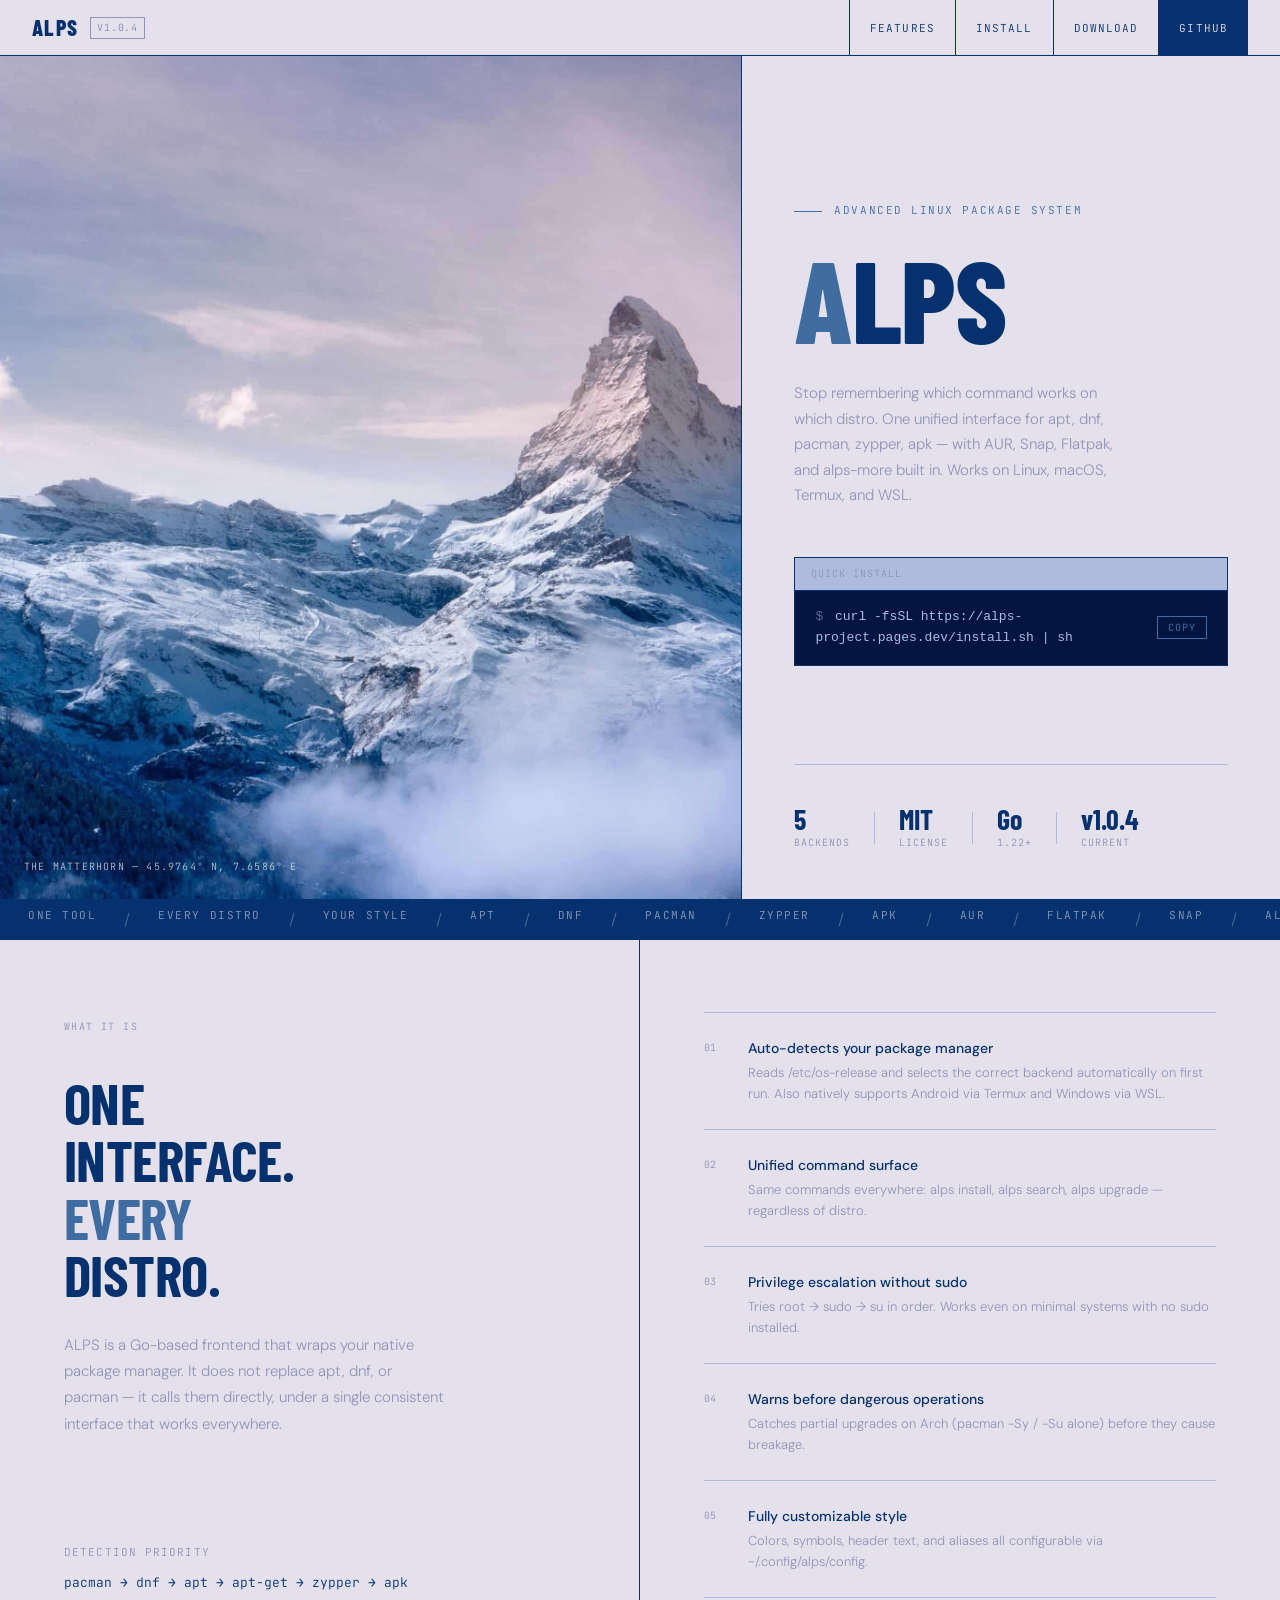
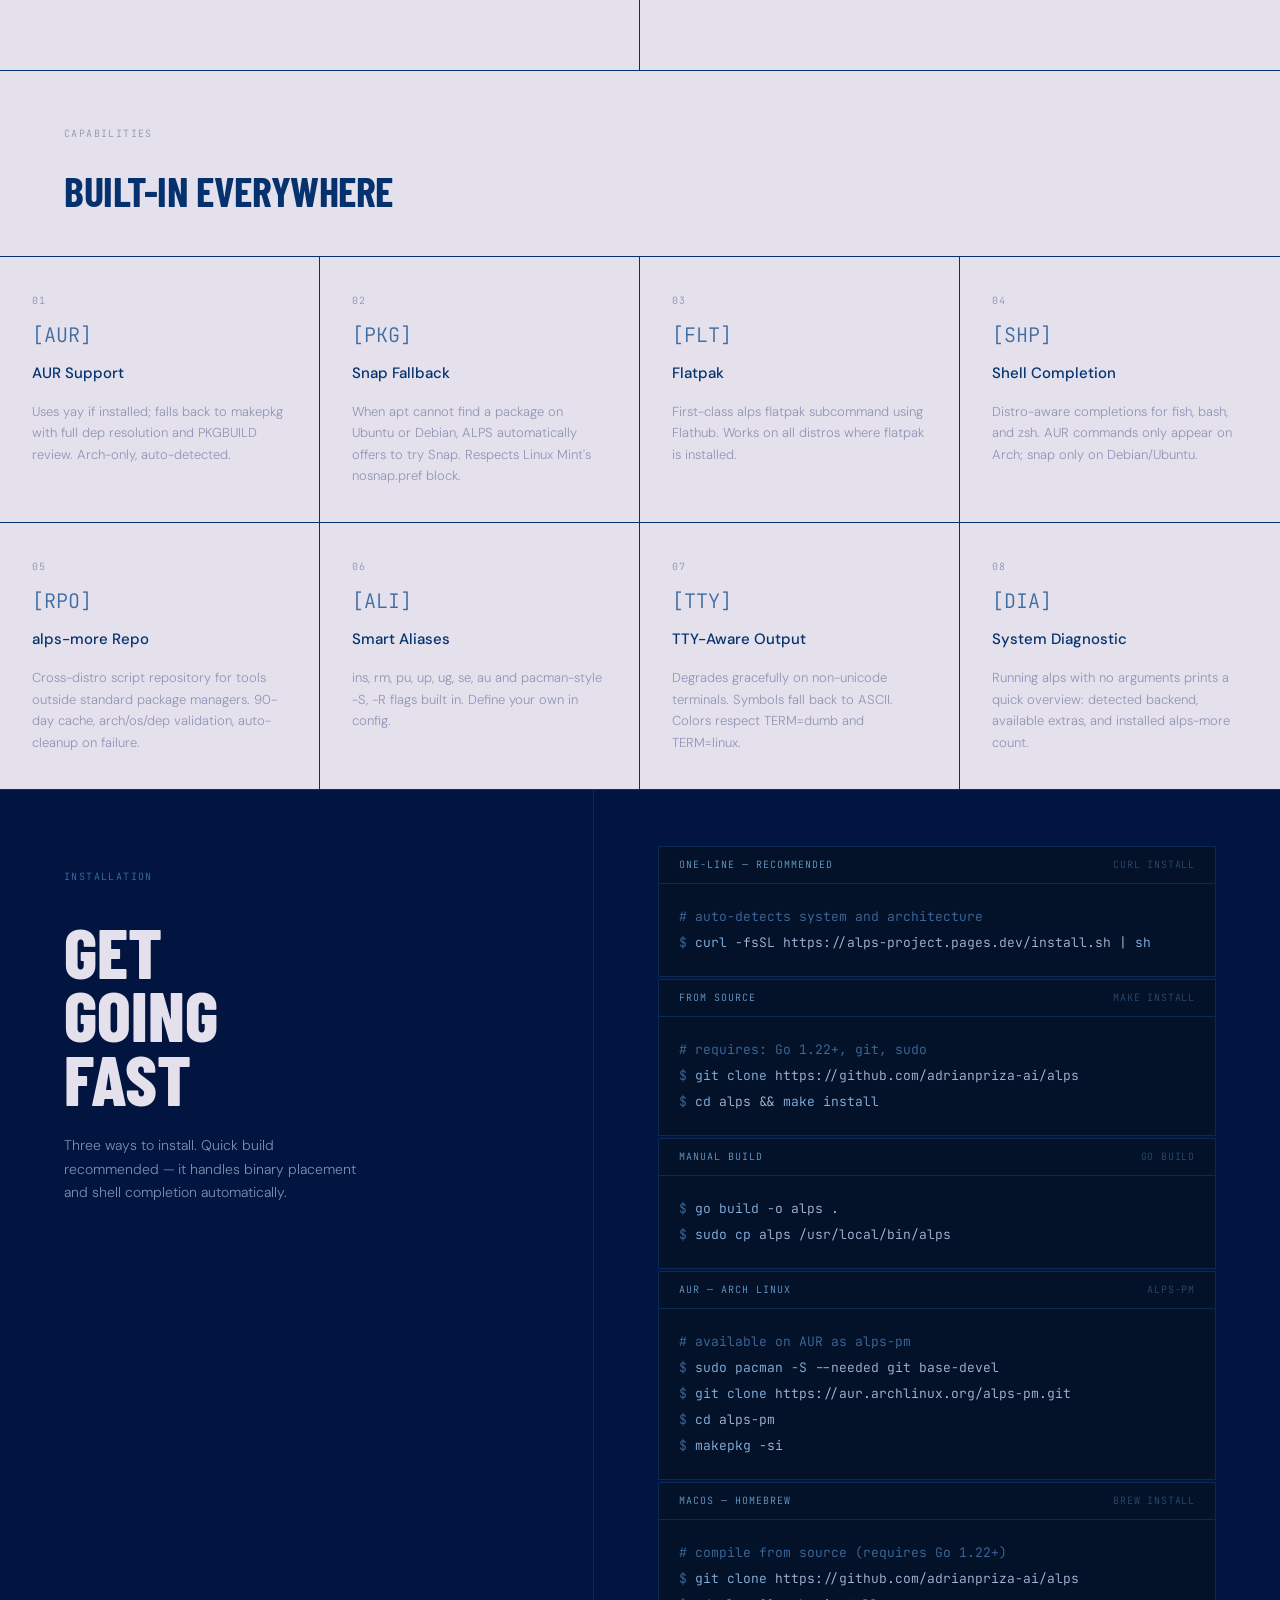
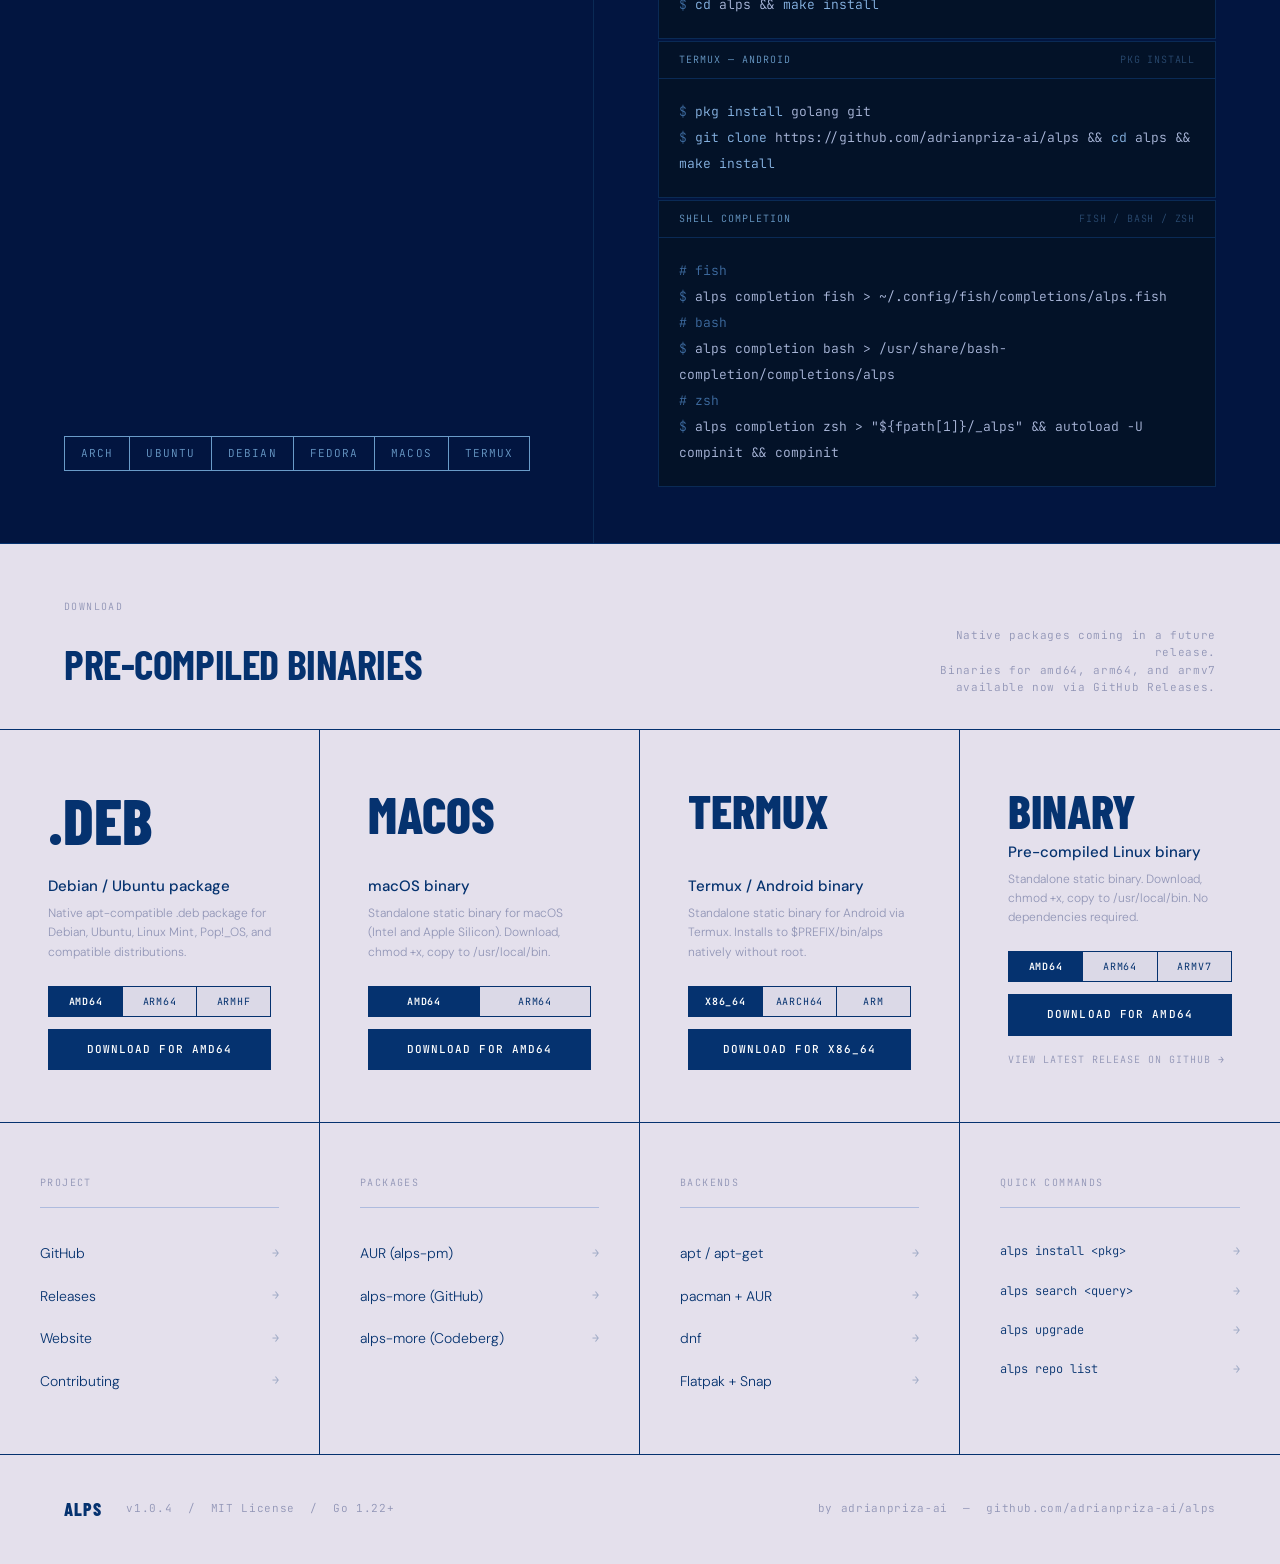
<file: index.html>
<!DOCTYPE html>
<html lang="en">
<head>
  <link rel="icon" type="image/svg+xml" href="icon.svg">
  <meta charset="UTF-8">
  <meta name="viewport" content="width=device-width, initial-scale=1.0">
  <title>ALPS — Advanced Linux Package System</title>

  <!-- SEO -->
  <meta name="description" content="ALPS is a unified CLI frontend for Linux package managers. Supports apt, pacman, dnf, zypper, apk with built-in AUR, Flatpak, Snap, and alps-more cross-distro script repository. Works on Linux, macOS, Termux, and WSL.">
  <meta name="keywords" content="linux, package manager, apt, pacman, dnf, zypper, apk, aur, flatpak, snap, alps, terminal, cli, command line, tool">
  <meta name="author" content="adrianpriza-ai">
  <meta name="robots" content="index, follow">
  <link rel="canonical" href="https://alps-project.pages.dev/">

  <!-- Open Graph -->
  <meta property="og:title" content="ALPS — Advanced Linux Package System">
  <meta property="og:description" content="One tool. Every distro. Your style. Unified CLI frontend for Linux package managers with AUR, Flatpak, Snap, and alps-more support.">
  <meta property="og:url" content="https://alps-project.pages.dev/">
  <meta property="og:type" content="website">
  <meta property="og:site_name" content="ALPS">

  <!-- Twitter -->
  <meta name="twitter:card" content="summary_large_image">
  <meta name="twitter:title" content="ALPS — Advanced Linux Package System">
  <meta name="twitter:description" content="One tool. Every distro. Unified CLI frontend for Linux package managers.">

  <!-- JSON-LD Structured Data -->
  <script type="application/ld+json">
  {
    "@context": "https://schema.org",
    "@type": "SoftwareApplication",
    "name": "ALPS",
    "alternateName": "Advanced Linux Package System",
    "description": "Unified CLI frontend for Linux package managers. Supports apt, pacman, dnf, zypper, apk with built-in AUR, Flatpak, Snap, and alps-more cross-distro script repository.",
    "url": "https://alps-project.pages.dev/",
    "downloadUrl": "https://github.com/adrianpriza-ai/alps/releases",
    "applicationCategory": "DeveloperTools",
    "operatingSystem": "Linux, macOS, Termux, WSL",
    "programmingLanguage": "Go",
    "license": "https://opensource.org/licenses/MIT",
    "author": {
      "@type": "Person",
      "name": "adrianpriza-ai",
      "url": "https://github.com/adrianpriza-ai"
    },
    "codeRepository": "https://github.com/adrianpriza-ai/alps",
    "softwareVersion": "v1.0.4",
    "releaseNotes": "https://github.com/adrianpriza-ai/alps/releases",
    "keywords": "linux, package manager, cli, terminal, apt, pacman, dnf, aur"
  }
  </script>

  <link rel="preconnect" href="https://fonts.googleapis.com">
  <link rel="preconnect" href="https://fonts.gstatic.com" crossorigin>
  <link href="https://fonts.googleapis.com/css2?family=Barlow+Condensed:wght@300;400;600;700;800&family=DM+Sans:wght@300;400;500&family=JetBrains+Mono:wght@300;400;500&display=swap" rel="stylesheet">
  <link rel="stylesheet" href="style.css">
</head>
<body>

  <!-- NAV -->
  <nav>
    <a class="nav-brand" href="#">
      ALPS
      <span class="nav-brand-tag" id="ver-nav">v1.0.4</span>
    </a>
    <ul class="nav-links">
      <li><a href="#features">Features</a></li>
      <li><a href="#install">Install</a></li>
      <li><a href="#download">Download</a></li>
      <li><a href="https://github.com/adrianpriza-ai/alps" target="_blank" rel="noopener" class="nav-cta">GitHub</a></li>
    </ul>
  </nav>

  <!-- HERO -->
  <section class="hero">
    <div class="hero-image-col">
      <img src="1w.jpg" alt="The Alps mountain range">
      <span class="hero-image-label">The Matterhorn &mdash; 45.9764° N, 7.6586° E</span>
    </div>
    <div class="hero-content-col">
      <div class="hero-content-top">
        <div class="hero-eyebrow">Advanced Linux Package System</div>
        <h1 class="hero-title">
          <span class="accent-char">A</span>LPS
        </h1>
        <p class="hero-tagline">
          Stop remembering which command works on which distro. 
          One unified interface for apt, dnf, pacman, zypper, apk — with AUR, 
          Snap, Flatpak, and alps-more built in. Works on Linux, macOS, Termux, and WSL.
        </p>
        <div class="hero-install-block">
          <div class="hero-install-label">Quick install</div>
          <div class="hero-install-code">
            <code><span>$</span> curl -fsSL https://alps-project.pages.dev/install.sh | sh</code>
            <button class="copy-btn" onclick="copyInstall(this)">copy</button>
          </div>
        </div>
      </div>
      <div class="hero-bottom">
        <div class="hero-stat">
          <span class="hero-stat-num">5</span>
          <span class="hero-stat-label">Backends</span>
        </div>
        <div class="hero-stat-sep"></div>
        <div class="hero-stat">
          <span class="hero-stat-num">MIT</span>
          <span class="hero-stat-label">License</span>
        </div>
        <div class="hero-stat-sep"></div>
        <div class="hero-stat">
          <span class="hero-stat-num">Go</span>
          <span class="hero-stat-label">1.22+</span>
        </div>
        <div class="hero-stat-sep"></div>
        <div class="hero-stat">
          <span class="hero-stat-num" id="ver-hero-num">v1.0.4</span>
          <span class="hero-stat-label">Current</span>
        </div>
      </div>
    </div>
  </section>

  <!-- MARQUEE -->
  <div class="marquee-track" aria-hidden="true">
    <div class="marquee-inner">
      <span class="marquee-item">One tool</span><span class="marquee-sep">/</span>
      <span class="marquee-item">Every distro</span><span class="marquee-sep">/</span>
      <span class="marquee-item">Your style</span><span class="marquee-sep">/</span>
      <span class="marquee-item">apt</span><span class="marquee-sep">/</span>
      <span class="marquee-item">dnf</span><span class="marquee-sep">/</span>
      <span class="marquee-item">pacman</span><span class="marquee-sep">/</span>
      <span class="marquee-item">zypper</span><span class="marquee-sep">/</span>
      <span class="marquee-item">apk</span><span class="marquee-sep">/</span>
      <span class="marquee-item">AUR</span><span class="marquee-sep">/</span>
      <span class="marquee-item">Flatpak</span><span class="marquee-sep">/</span>
      <span class="marquee-item">Snap</span><span class="marquee-sep">/</span>
      <span class="marquee-item">alps-more</span><span class="marquee-sep">/</span>
      <!-- duplicate for seamless loop -->
      <span class="marquee-item">One tool</span><span class="marquee-sep">/</span>
      <span class="marquee-item">Every distro</span><span class="marquee-sep">/</span>
      <span class="marquee-item">Your style</span><span class="marquee-sep">/</span>
      <span class="marquee-item">apt</span><span class="marquee-sep">/</span>
      <span class="marquee-item">dnf</span><span class="marquee-sep">/</span>
      <span class="marquee-item">pacman</span><span class="marquee-sep">/</span>
      <span class="marquee-item">zypper</span><span class="marquee-sep">/</span>
      <span class="marquee-item">apk</span><span class="marquee-sep">/</span>
      <span class="marquee-item">AUR</span><span class="marquee-sep">/</span>
      <span class="marquee-item">Flatpak</span><span class="marquee-sep">/</span>
      <span class="marquee-item">Snap</span><span class="marquee-sep">/</span>
      <span class="marquee-item">alps-more</span><span class="marquee-sep">/</span>
    </div>
  </div>

  <!-- WHAT IS ALPS -->
  <section class="what-section">
    <div class="what-left">
      <div>
        <span class="section-label">What it is</span>
        <h2 class="what-headline">
          One<br>interface.<br>
          <em>Every</em><br>distro.
        </h2>
        <p class="what-desc">
          ALPS is a Go-based frontend that wraps your native package manager. 
          It does not replace apt, dnf, or pacman — it calls them directly, 
          under a single consistent interface that works everywhere.
        </p>
      </div>
      <div style="margin-top: 48px;">
        <div style="font-family: var(--f-mono); font-size: 11px; color: var(--muted); margin-bottom: 8px; letter-spacing: 0.1em; text-transform: uppercase;">Detection priority</div>
        <div style="font-family: var(--f-mono); font-size: 13px; color: var(--fg); line-height: 2.2;">
          pacman &rarr; dnf &rarr; apt &rarr; apt-get &rarr; zypper &rarr; apk
        </div>
      </div>
    </div>
    <div class="what-right">
      <div class="feat-row">
        <span class="feat-idx">01</span>
        <div>
          <div class="feat-name">Auto-detects your package manager</div>
          <div class="feat-desc">Reads /etc/os-release and selects the correct backend automatically on first run. Also natively supports Android via Termux and Windows via WSL.</div>
        </div>
      </div>
      <div class="feat-row">
        <span class="feat-idx">02</span>
        <div>
          <div class="feat-name">Unified command surface</div>
          <div class="feat-desc">Same commands everywhere: alps install, alps search, alps upgrade — regardless of distro.</div>
        </div>
      </div>
      <div class="feat-row">
        <span class="feat-idx">03</span>
        <div>
          <div class="feat-name">Privilege escalation without sudo</div>
          <div class="feat-desc">Tries root &rarr; sudo &rarr; su in order. Works even on minimal systems with no sudo installed.</div>
        </div>
      </div>
      <div class="feat-row">
        <span class="feat-idx">04</span>
        <div>
          <div class="feat-name">Warns before dangerous operations</div>
          <div class="feat-desc">Catches partial upgrades on Arch (pacman -Sy / -Su alone) before they cause breakage.</div>
        </div>
      </div>
      <div class="feat-row">
        <span class="feat-idx">05</span>
        <div>
          <div class="feat-name">Fully customizable style</div>
          <div class="feat-desc">Colors, symbols, header text, and aliases all configurable via ~/.config/alps/config.</div>
        </div>
      </div>
    </div>
  </section>

  <!-- FEATURES GRID -->
  <section class="features-section" id="features">
    <div class="features-header">
      <div>
        <span class="section-label">Capabilities</span>
        <h2 class="features-header-title">Built-in everywhere</h2>
      </div>
    </div>
    <div class="features-grid">

      <div class="feat-tile">
        <div class="feat-tile-num">01</div>
        <div class="feat-tile-icon">[AUR]</div>
        <div class="feat-tile-name">AUR Support</div>
        <div class="feat-tile-desc">Uses yay if installed; falls back to makepkg with full dep resolution and PKGBUILD review. Arch-only, auto-detected.</div>
      </div>

      <div class="feat-tile">
        <div class="feat-tile-num">02</div>
        <div class="feat-tile-icon">[PKG]</div>
        <div class="feat-tile-name">Snap Fallback</div>
        <div class="feat-tile-desc">When apt cannot find a package on Ubuntu or Debian, ALPS automatically offers to try Snap. Respects Linux Mint's nosnap.pref block.</div>
      </div>

      <div class="feat-tile">
        <div class="feat-tile-num">03</div>
        <div class="feat-tile-icon">[FLT]</div>
        <div class="feat-tile-name">Flatpak</div>
        <div class="feat-tile-desc">First-class alps flatpak subcommand using Flathub. Works on all distros where flatpak is installed.</div>
      </div>

      <div class="feat-tile">
        <div class="feat-tile-num">04</div>
        <div class="feat-tile-icon">[SHP]</div>
        <div class="feat-tile-name">Shell Completion</div>
        <div class="feat-tile-desc">Distro-aware completions for fish, bash, and zsh. AUR commands only appear on Arch; snap only on Debian/Ubuntu.</div>
      </div>

      <div class="feat-tile">
        <div class="feat-tile-num">05</div>
        <div class="feat-tile-icon">[RPO]</div>
        <div class="feat-tile-name">alps-more Repo</div>
        <div class="feat-tile-desc">Cross-distro script repository for tools outside standard package managers. 90-day cache, arch/os/dep validation, auto-cleanup on failure.</div>
      </div>

      <div class="feat-tile">
        <div class="feat-tile-num">06</div>
        <div class="feat-tile-icon">[ALI]</div>
        <div class="feat-tile-name">Smart Aliases</div>
        <div class="feat-tile-desc">ins, rm, pu, up, ug, se, au and pacman-style -S, -R flags built in. Define your own in config.</div>
      </div>

      <div class="feat-tile">
        <div class="feat-tile-num">07</div>
        <div class="feat-tile-icon">[TTY]</div>
        <div class="feat-tile-name">TTY-Aware Output</div>
        <div class="feat-tile-desc">Degrades gracefully on non-unicode terminals. Symbols fall back to ASCII. Colors respect TERM=dumb and TERM=linux.</div>
      </div>

      <div class="feat-tile">
        <div class="feat-tile-num">08</div>
        <div class="feat-tile-icon">[DIA]</div>
        <div class="feat-tile-name">System Diagnostic</div>
        <div class="feat-tile-desc">Running alps with no arguments prints a quick overview: detected backend, available extras, and installed alps-more count.</div>
      </div>

    </div>
  </section>

  <!-- INSTALL -->
  <section class="install-section" id="install">
    <div class="install-left">
      <div>
        <span class="install-label">Installation</span>
        <h2 class="install-headline">Get<br>going<br>fast</h2>
        <p class="install-sub">
          Three ways to install. Quick build recommended — it handles binary placement and shell completion automatically.
        </p>
      </div>
      <div class="install-platforms">
        <span class="platform-badge active">Arch</span>
        <span class="platform-badge active">Ubuntu</span>
        <span class="platform-badge active">Debian</span>
        <span class="platform-badge active">Fedora</span>
        <span class="platform-badge active">macOS</span>
        <span class="platform-badge active">Termux</span>
      </div>
    </div>
    <div class="install-right">

      <div class="cmd-block">
        <div class="cmd-header">
          <span class="cmd-method">One-line — recommended</span>
          <span class="cmd-tag">curl install</span>
        </div>
        <div class="cmd-body">
          <span class="c"># auto-detects system and architecture</span><br>
          <span class="p">$</span> <span class="k">curl</span> -fsSL https://alps-project.pages.dev/install.sh | <span class="k">sh</span>
        </div>
      </div>

      <div class="cmd-block" style="margin-top: 1px;">
        <div class="cmd-header">
          <span class="cmd-method">From source</span>
          <span class="cmd-tag">make install</span>
        </div>
        <div class="cmd-body">
          <span class="c"># requires: Go 1.22+, git, sudo</span><br>
          <span class="p">$</span> <span class="k">git clone</span> https://github.com/adrianpriza-ai/alps<br>
          <span class="p">$</span> <span class="k">cd</span> alps &amp;&amp; <span class="k">make install</span>
        </div>
      </div>

      <div class="cmd-block" style="margin-top: 1px;">
        <div class="cmd-header">
          <span class="cmd-method">Manual build</span>
          <span class="cmd-tag">go build</span>
        </div>
        <div class="cmd-body">
          <span class="p">$</span> <span class="k">go build</span> -o alps .<br>
          <span class="p">$</span> <span class="k">sudo cp</span> alps /usr/local/bin/alps
        </div>
      </div>

      <div class="cmd-block" style="margin-top: 1px;">
        <div class="cmd-header">
          <span class="cmd-method">AUR — Arch Linux</span>
          <span class="cmd-tag">alps-pm</span>
        </div>
        <div class="cmd-body">
          <span class="c"># available on AUR as alps-pm</span><br>
          <span class="p">$</span> <span class="k">sudo pacman -S</span> --needed git base-devel<br>
		  <span class="p">$</span> <span class="k">git clone</span> https://aur.archlinux.org/alps-pm.git<br>
		  <span class="p">$</span> <span class="k">cd</span> alps-pm<br>
		  <span class="p">$</span> <span class="k">makepkg</span> -si
        </div>
      </div>

      <div class="cmd-block" style="margin-top: 1px;">
        <div class="cmd-header">
          <span class="cmd-method">macOS — Homebrew</span>
          <span class="cmd-tag">brew install</span>
        </div>
        <div class="cmd-body">
          <span class="c"># compile from source (requires Go 1.22+)</span><br>
          <span class="p">$</span> <span class="k">git clone</span> https://github.com/adrianpriza-ai/alps<br>
          <span class="p">$</span> <span class="k">cd</span> alps &amp;&amp; <span class="k">make install</span>
        </div>
      </div>

      <div class="cmd-block" style="margin-top: 1px;">
        <div class="cmd-header">
          <span class="cmd-method">Termux — Android</span>
          <span class="cmd-tag">pkg install</span>
        </div>
        <div class="cmd-body">
          <span class="p">$</span> <span class="k">pkg install</span> golang git<br>
          <span class="p">$</span> <span class="k">git clone</span> https://github.com/adrianpriza-ai/alps &amp;&amp; <span class="k">cd</span> alps &amp;&amp; <span class="k">make install</span>
        </div>
      </div>

      <div class="cmd-block" style="margin-top: 1px;">
        <div class="cmd-header">
          <span class="cmd-method">Shell completion</span>
          <span class="cmd-tag">fish / bash / zsh</span>
        </div>
        <div class="cmd-body">
          <span class="c"># fish</span><br>
          <span class="p">$</span> alps completion fish &gt; ~/.config/fish/completions/alps.fish<br>
          <span class="c"># bash</span><br>
          <span class="p">$</span> alps completion bash &gt; /usr/share/bash-completion/completions/alps<br>
          <span class="c"># zsh</span><br>
          <span class="p">$</span> alps completion zsh &gt; "${fpath[1]}/_alps" &amp;&amp; autoload -U compinit &amp;&amp; compinit
        </div>
      </div>

    </div>
  </section>

  <!-- DOWNLOAD -->
  <section class="download-section" id="download">
    <div class="download-header">
      <div>
        <span class="section-label">Download</span>
        <h2 class="download-header-title">Pre-compiled binaries</h2>
      </div>
      <p class="download-note">
        Native packages coming in a future release.<br>
        Binaries for amd64, arm64, and armv7 available now via GitHub Releases.
      </p>
    </div>
    <div class="download-grid">

      <!-- .deb — available now -->
      <div class="dl-tile available">
        <div class="dl-ext" style="font-size: 64px; line-height: 1.2;">.deb</div>
        <div>
          <div class="dl-name">Debian / Ubuntu package</div>
          <div class="dl-desc">Native apt-compatible .deb package for Debian, Ubuntu, Linux Mint, Pop!_OS, and compatible distributions.</div>
          <div class="dl-widget">
            <div class="dl-widget-tabs" id="arch-list-deb">
              <button class="dl-widget-tab active" onclick="setArch(this, 'deb', 'amd64')">amd64</button>
              <button class="dl-widget-tab" onclick="setArch(this, 'deb', 'arm64')">arm64</button>
              <button class="dl-widget-tab" onclick="setArch(this, 'deb', 'armhf')">armhf</button>
            </div>
            <a href="https://github.com/adrianpriza-ai/alps/releases/latest" target="_blank" rel="noopener" class="dl-widget-btn" id="dl-deb-link">
              <span id="dl-deb-text">Download for amd64</span>
            </a>
          </div>
        </div>
      </div>

      <!-- macOS — available now -->
      <div class="dl-tile available">
        <div class="dl-ext" style="font-size: 52px; line-height: 1.2;">macOS</div>
        <div>
          <div class="dl-name">macOS binary</div>
          <div class="dl-desc">Standalone static binary for macOS (Intel and Apple Silicon). Download, chmod +x, copy to /usr/local/bin.</div>
          <div class="dl-widget">
            <div class="dl-widget-tabs" id="arch-list-macos">
              <button class="dl-widget-tab" onclick="setArch(this, 'macos', 'amd64')">amd64</button>
              <button class="dl-widget-tab active" onclick="setArch(this, 'macos', 'arm64')">arm64</button>
            </div>
            <a href="https://github.com/adrianpriza-ai/alps/releases/latest" target="_blank" rel="noopener" class="dl-widget-btn" id="dl-macos-link">
              <span id="dl-macos-text">Download for arm64</span>
            </a>
          </div>
        </div>
      </div>

      <!-- Termux — available now -->
      <div class="dl-tile available">
        <div class="dl-ext" style="font-size: 48px; line-height: 1.2;">Termux</div>
        <div>
          <div class="dl-name">Termux / Android binary</div>
          <div class="dl-desc">Standalone static binary for Android via Termux. Installs to $PREFIX/bin/alps natively without root.</div>
          <div class="dl-widget">
            <div class="dl-widget-tabs" id="arch-list-termux">
              <button class="dl-widget-tab" onclick="setArch(this, 'termux', 'x86_64')">x86_64</button>
              <button class="dl-widget-tab active" onclick="setArch(this, 'termux', 'aarch64')">aarch64</button>
              <button class="dl-widget-tab" onclick="setArch(this, 'termux', 'arm')">arm</button>
            </div>
            <a href="https://github.com/adrianpriza-ai/alps/releases/latest" target="_blank" rel="noopener" class="dl-widget-btn" id="dl-termux-link">
              <span id="dl-termux-text">Download for aarch64</span>
            </a>
          </div>
        </div>
      </div>

      <!-- binary — available now -->
      <div class="dl-tile available">
        <div class="dl-ext" style="font-size: 48px; line-height: 1.2;">Binary</div>
        <div>
          <div class="dl-name">Pre-compiled Linux binary</div>
          <div class="dl-desc">Standalone static binary. Download, chmod +x, copy to /usr/local/bin. No dependencies required.</div>
          <div class="dl-widget">
            <div class="dl-widget-tabs" id="arch-list-linux">
              <button class="dl-widget-tab active" onclick="setArch(this, 'linux', 'amd64')">amd64</button>
              <button class="dl-widget-tab" onclick="setArch(this, 'linux', 'arm64')">arm64</button>
              <button class="dl-widget-tab" onclick="setArch(this, 'linux', 'armv7')">armv7</button>
            </div>
            <a href="https://github.com/adrianpriza-ai/alps/releases/latest" target="_blank" rel="noopener" class="dl-widget-btn" id="ver-dl-link">
              <span id="dl-linux-text">Download for amd64</span>
            </a>
          </div>
          <a href="https://github.com/adrianpriza-ai/alps/releases/latest" target="_blank" rel="noopener" class="dl-release-link">View latest release on GitHub &rarr;</a>
        </div>
      </div>

    </div>
  </section>

  <!-- LINKS -->
  <section class="links-section">
    <div class="link-col">
      <div class="link-col-label">Project</div>
      <ul class="link-list">
        <li><a href="https://github.com/adrianpriza-ai/alps" target="_blank" rel="noopener">GitHub <span class="link-arrow">&rarr;</span></a></li>
        <li><a href="https://github.com/adrianpriza-ai/alps/releases" target="_blank" rel="noopener">Releases <span class="link-arrow">&rarr;</span></a></li>
        <li><a href="https://adrianpriza-ai.github.io/alps" target="_blank" rel="noopener">Website <span class="link-arrow">&rarr;</span></a></li>
        <li><a href="https://github.com/adrianpriza-ai/alps/blob/main/CONTRIBUTING.md" target="_blank" rel="noopener">Contributing <span class="link-arrow">&rarr;</span></a></li>
      </ul>
    </div>
    <div class="link-col">
      <div class="link-col-label">Packages</div>
      <ul class="link-list">
        <li><a href="https://aur.archlinux.org/packages/alps-pm" target="_blank" rel="noopener">AUR (alps-pm) <span class="link-arrow">&rarr;</span></a></li>
        <li><a href="https://github.com/adrianpriza-ai/alps-more" target="_blank" rel="noopener">alps-more (GitHub) <span class="link-arrow">&rarr;</span></a></li>
        <li><a href="https://codeberg.org/moreland/alps-more" target="_blank" rel="noopener">alps-more (Codeberg) <span class="link-arrow">&rarr;</span></a></li>
      </ul>
    </div>
    <div class="link-col">
      <div class="link-col-label">Backends</div>
      <ul class="link-list">
        <li><a href="#install">apt / apt-get <span class="link-arrow">&rarr;</span></a></li>
        <li><a href="#install">pacman + AUR <span class="link-arrow">&rarr;</span></a></li>
        <li><a href="#install">dnf <span class="link-arrow">&rarr;</span></a></li>
        <li><a href="#install">Flatpak + Snap <span class="link-arrow">&rarr;</span></a></li>
      </ul>
    </div>
    <div class="link-col">
      <div class="link-col-label">Quick commands</div>
      <ul class="link-list">
        <li><a href="#install"><code style="font-family:var(--f-mono);font-size:12px;">alps install &lt;pkg&gt;</code> <span class="link-arrow">&rarr;</span></a></li>
        <li><a href="#install"><code style="font-family:var(--f-mono);font-size:12px;">alps search &lt;query&gt;</code> <span class="link-arrow">&rarr;</span></a></li>
        <li><a href="#install"><code style="font-family:var(--f-mono);font-size:12px;">alps upgrade</code> <span class="link-arrow">&rarr;</span></a></li>
        <li><a href="#install"><code style="font-family:var(--f-mono);font-size:12px;">alps repo list</code> <span class="link-arrow">&rarr;</span></a></li>
      </ul>
    </div>
  </section>

  <!-- FOOTER -->
  <footer>
    <div class="footer-left">
      <span class="footer-brand">ALPS</span>
      <span class="footer-meta" id="ver-footer">v1.0.4 &nbsp;/&nbsp; MIT License &nbsp;/&nbsp; Go 1.22+</span>
    </div>
    <div class="footer-right">
      by <a href="https://github.com/adrianpriza-ai" target="_blank" rel="noopener">adrianpriza-ai</a>
      &nbsp;&mdash;&nbsp;
      <a href="https://github.com/adrianpriza-ai/alps" target="_blank" rel="noopener">github.com/adrianpriza-ai/alps</a>
    </div>
  </footer>
  <script src="script.js"></script>
</body>
</html>
</file>
<file: style.css>
/* ─── RESET ─────────────────────────────────────── */
*, *::before, *::after {
  box-sizing: border-box;
  margin: 0;
  padding: 0;
}

/* ─── TOKENS ─────────────────────────────────────── */
:root {
  --bg:        #E4E0EC;   /* lightest — soft lavender */
  --fg:        #05326F;   /* darkest  — deep navy     */
  --accent:    #3F6DA2;   /* mid-blue CTA             */
  --accent-lt: #6A9BC8;   /* lighter accent           */
  --muted:     #9195B6;   /* blue-gray secondary text */
  --border:    #05326F;   /* navy borders             */
  --surface:   #AEBBDE;   /* 2nd-lightest swatch      */
  --code-bg:   #021540;   /* very dark navy terminal  */
  --code-fg:   #AEBBDE;   /* surface blue as code fg  */
  --code-dim:  #3F6DA2;   /* accent as dim code       */

  --nav-h:     56px;
  --max-w:     1400px;
  --gap:       1px;        /* grid gap = black line */

  --f-display: 'Barlow Condensed', sans-serif;
  --f-body:    'DM Sans', sans-serif;
  --f-mono:    'JetBrains Mono', monospace;

  --ease: cubic-bezier(0.16, 1, 0.3, 1);
}

html, body { scroll-behavior: smooth; overflow-x: hidden; }

body {
  background: var(--bg);
  color: var(--fg);
  font-family: var(--f-body);
  font-weight: 300;
  line-height: 1.6;
  -webkit-font-smoothing: antialiased;
  overflow-x: hidden;
}

/* ─── NO-RADIUS ENFORCEMENT ─────────────────────── */
* { border-radius: 0 !important; }

/* ─── NAV ────────────────────────────────────────── */
nav {
  position: fixed;
  top: 0; left: 0; right: 0;
  z-index: 100;
  height: var(--nav-h);
  background: var(--bg);
  border-bottom: 1px solid var(--border);
  display: flex;
  align-items: center;
  justify-content: space-between;
  padding: 0 32px;
}

.nav-brand {
  font-family: var(--f-display);
  font-weight: 800;
  font-size: 22px;
  letter-spacing: 0.06em;
  text-transform: uppercase;
  text-decoration: none;
  color: var(--fg);
  display: flex;
  align-items: center;
  gap: 12px;
}

.nav-brand-tag {
  font-family: var(--f-mono);
  font-weight: 400;
  font-size: 10px;
  letter-spacing: 0.08em;
  color: var(--muted);
  border: 1px solid var(--muted);
  padding: 2px 6px;
  text-transform: uppercase;
}

.nav-links {
  display: flex;
  align-items: center;
  gap: 0;
  list-style: none;
}

.nav-links a {
  display: block;
  padding: 0 20px;
  height: var(--nav-h);
  line-height: var(--nav-h);
  font-family: var(--f-mono);
  font-size: 11px;
  letter-spacing: 0.1em;
  text-transform: uppercase;
  text-decoration: none;
  color: var(--fg);
  border-left: 1px solid var(--border);
  transition: background 0.2s var(--ease), color 0.2s var(--ease);
}

.nav-links a:hover {
  background: var(--fg);
  color: var(--bg);
}

.nav-links a.nav-cta {
  background: var(--fg);
  color: var(--bg);
}

.nav-links a.nav-cta:hover {
  background: var(--accent);
}

/* ─── HERO ───────────────────────────────────────── */
.hero {
  margin-top: var(--nav-h);
  display: grid;
  grid-template-columns: 58fr 42fr;
  min-height: calc(100svh - var(--nav-h));
  border-bottom: 1px solid var(--border);
}

.hero-image-col {
  position: relative;
  overflow: hidden;
  border-right: 1px solid var(--border);
}

.hero-image-col img {
  width: 100%;
  height: 100%;
  object-fit: cover;
  object-position: center 40%;
  display: block;
  filter: contrast(1.04) saturate(0.9);
  transition: transform 8s var(--ease);
}

.hero-image-col:hover img {
  transform: scale(1.03);
}

.hero-image-label {
  position: absolute;
  bottom: 24px;
  left: 24px;
  font-family: var(--f-mono);
  font-size: 10px;
  letter-spacing: 0.12em;
  text-transform: uppercase;
  color: rgba(255,255,255,0.7);
}

.hero-content-col {
  display: flex;
  flex-direction: column;
  justify-content: space-between;
  padding: 48px 52px;
}

.hero-content-top {
  flex: 1;
  display: flex;
  flex-direction: column;
  justify-content: center;
}

.hero-eyebrow {
  font-family: var(--f-mono);
  font-size: 11px;
  letter-spacing: 0.14em;
  text-transform: uppercase;
  color: var(--accent);
  margin-bottom: 28px;
  display: flex;
  align-items: center;
  gap: 12px;
}

.hero-eyebrow::before {
  content: '';
  display: block;
  width: 28px;
  height: 1px;
  background: var(--accent);
}

.hero-title {
  font-family: var(--f-display);
  font-weight: 800;
  font-size: clamp(80px, 9vw, 136px);
  line-height: 0.88;
  letter-spacing: -0.01em;
  text-transform: uppercase;
  color: var(--fg);
  margin-bottom: 32px;
}

.hero-title .accent-char {
  color: var(--accent);
}

.hero-tagline {
  font-family: var(--f-body);
  font-weight: 300;
  font-size: 15px;
  line-height: 1.7;
  color: var(--muted);
  max-width: 340px;
  margin-bottom: 48px;
}

.hero-install-block {
  border: 1px solid var(--border);
  overflow: hidden;
}

.hero-install-label {
  font-family: var(--f-mono);
  font-size: 10px;
  letter-spacing: 0.1em;
  text-transform: uppercase;
  color: var(--muted);
  padding: 8px 16px;
  border-bottom: 1px solid var(--border);
  background: var(--surface);
}

.hero-install-code {
  background: var(--code-bg);
  color: var(--code-fg);
  font-family: var(--f-mono);
  font-size: 13px;
  padding: 16px 20px;
  display: flex;
  justify-content: space-between;
  align-items: center;
  gap: 16px;
}

.hero-install-code code { min-width: 0; flex: 1; word-break: break-word; }
.hero-install-code span { opacity: 0.5; margin-right: 4px; }

.copy-btn {
  font-family: var(--f-mono);
  font-size: 10px;
  letter-spacing: 0.1em;
  text-transform: uppercase;
  background: none;
  border: 1px solid var(--code-dim);
  color: var(--code-dim);
  padding: 4px 10px;
  cursor: pointer;
  flex-shrink: 0;
  transition: border-color 0.2s, color 0.2s;
}

.copy-btn:hover { border-color: var(--code-fg); color: var(--code-fg); }
.copy-btn.copied { border-color: var(--accent-lt); color: var(--accent-lt); }

.hero-bottom {
  display: flex;
  align-items: center;
  gap: 24px;
  padding-top: 40px;
  border-top: 1px solid var(--surface);
}

.hero-stat {
  display: flex;
  flex-direction: column;
  gap: 2px;
}

.hero-stat-num {
  font-family: var(--f-display);
  font-weight: 700;
  font-size: 28px;
  line-height: 1;
  color: var(--fg);
}

.hero-stat-label {
  font-family: var(--f-mono);
  font-size: 10px;
  letter-spacing: 0.1em;
  text-transform: uppercase;
  color: var(--muted);
}

.hero-stat-sep { width: 1px; height: 32px; background: var(--surface); }

/* ─── MARQUEE ─────────────────────────────────────── */
.marquee-track {
  border-bottom: 1px solid var(--border);
  background: var(--fg);
  color: var(--bg);
  overflow: hidden;
  height: 40px;
  display: flex;
  align-items: center;
}

.marquee-inner {
  display: flex;
  gap: 0;
  animation: marquee 22s linear infinite;
  white-space: nowrap;
}

.marquee-item {
  font-family: var(--f-mono);
  font-size: 11px;
  letter-spacing: 0.14em;
  text-transform: uppercase;
  padding: 0 28px;
  opacity: 0.6;
  flex-shrink: 0;
}

.marquee-sep {
  font-size: 16px;
  opacity: 0.3;
  flex-shrink: 0;
}

@keyframes marquee {
  from { transform: translateX(0); }
  to   { transform: translateX(-50%); }
}

/* ─── SECTION SCAFFOLDING ────────────────────────── */
.section-label {
  font-family: var(--f-mono);
  font-size: 10px;
  letter-spacing: 0.14em;
  text-transform: uppercase;
  color: var(--muted);
}

/* ─── WHAT SECTION ───────────────────────────────── */
.what-section {
  display: grid;
  grid-template-columns: 1fr 1fr;
  border-bottom: 1px solid var(--border);
  min-height: 65vh;
}

.what-left {
  padding: 72px 64px;
  border-right: 1px solid var(--border);
  display: flex;
  flex-direction: column;
  justify-content: space-between;
}

.what-headline {
  font-family: var(--f-display);
  font-weight: 700;
  font-size: clamp(36px, 4.5vw, 68px);
  line-height: 1.0;
  letter-spacing: -0.01em;
  text-transform: uppercase;
  margin-top: 36px;
  max-width: 520px;
}

.what-headline em {
  color: var(--accent);
  font-style: normal;
}

.what-desc {
  font-size: 15px;
  line-height: 1.75;
  color: var(--muted);
  max-width: 380px;
  margin-top: 28px;
}

.what-right {
  padding: 72px 64px;
  display: flex;
  flex-direction: column;
  justify-content: center;
  gap: 0;
}

.feat-row {
  display: grid;
  grid-template-columns: 28px 1fr;
  gap: 16px;
  align-items: start;
  padding: 24px 0;
  border-bottom: 1px solid var(--surface);
}

.feat-row:first-child { border-top: 1px solid var(--surface); }

.feat-idx {
  font-family: var(--f-mono);
  font-size: 10px;
  color: var(--muted);
  padding-top: 3px;
}

.feat-name {
  font-family: var(--f-body);
  font-weight: 500;
  font-size: 14px;
  color: var(--fg);
  margin-bottom: 4px;
}

.feat-desc {
  font-family: var(--f-body);
  font-size: 13px;
  color: var(--muted);
  line-height: 1.6;
}

/* ─── FEATURES GRID ──────────────────────────────── */
.features-section {
  border-bottom: 1px solid var(--border);
}

.features-header {
  padding: 48px 64px 32px;
  border-bottom: 1px solid var(--border);
  display: flex;
  align-items: flex-end;
  justify-content: space-between;
}

.features-header-title {
  font-family: var(--f-display);
  font-weight: 700;
  font-size: 42px;
  letter-spacing: -0.01em;
  text-transform: uppercase;
  margin-top: 12px;
}

.features-grid {
  display: grid;
  grid-template-columns: repeat(4, 1fr);
  gap: 0;
}

.feat-tile {
  border-right: 1px solid var(--border);
  border-bottom: 1px solid var(--border);
  padding: 36px 32px;
  display: flex;
  flex-direction: column;
  gap: 16px;
  transition: background 0.25s var(--ease);
}

.feat-tile:nth-child(4n) { border-right: none; }
.feat-tile:last-child,
.feat-tile:nth-last-child(-n+4) { border-bottom: none; }

.feat-tile:hover {
  background: var(--fg);
}

.feat-tile:hover .feat-tile-name,
.feat-tile:hover .feat-tile-desc,
.feat-tile:hover .feat-tile-icon,
.feat-tile:hover .feat-tile-num { color: var(--bg); }

.feat-tile-num {
  font-family: var(--f-mono);
  font-size: 10px;
  letter-spacing: 0.1em;
  color: var(--muted);
  transition: color 0.25s;
}

.feat-tile-icon {
  font-family: var(--f-mono);
  font-size: 20px;
  color: var(--accent);
  transition: color 0.25s;
  line-height: 1;
}

.feat-tile:hover .feat-tile-icon { color: var(--accent-lt); }

.feat-tile-name {
  font-family: var(--f-body);
  font-weight: 500;
  font-size: 15px;
  color: var(--fg);
  transition: color 0.25s;
}

.feat-tile-desc {
  font-family: var(--f-body);
  font-size: 13px;
  color: var(--muted);
  line-height: 1.65;
  transition: color 0.25s;
}

/* ─── INSTALL SECTION ────────────────────────────── */
.install-section {
  background: var(--code-bg);
  color: var(--bg);
  border-bottom: 1px solid var(--border);
  display: grid;
  grid-template-columns: 42fr 58fr;
  min-height: 70vh;
}

.install-left {
  padding: 72px 64px;
  border-right: 1px solid #0A2A55;
  display: flex;
  flex-direction: column;
  justify-content: space-between;
}

.install-label {
  font-family: var(--f-mono);
  font-size: 10px;
  letter-spacing: 0.14em;
  text-transform: uppercase;
  color: var(--code-dim);
}

.install-headline {
  font-family: var(--f-display);
  font-weight: 800;
  font-size: clamp(52px, 5.5vw, 88px);
  line-height: 0.9;
  text-transform: uppercase;
  color: #E4E0EC;
  margin: 32px 0 24px;
}

.install-sub {
  font-size: 14px;
  color: #7A8FB0;
  line-height: 1.7;
  max-width: 300px;
}

.install-platforms {
  display: flex;
  gap: 0;
  margin-top: 48px;
}

.platform-badge {
  font-family: var(--f-mono);
  font-size: 11px;
  letter-spacing: 0.1em;
  text-transform: uppercase;
  padding: 8px 16px;
  border: 1px solid #0A2A55;
  color: #3F6DA2;
  margin-right: -1px;
}

.platform-badge.active { border-color: var(--accent-lt); color: var(--accent-lt); }

.install-right {
  padding: 56px 64px;
  display: flex;
  flex-direction: column;
  gap: 1px;
}

.cmd-block {
  background: #031228;
  border: 1px solid #0A2A55;
  overflow: hidden;
}

.cmd-header {
  padding: 10px 20px;
  border-bottom: 1px solid #0A2A55;
  display: flex;
  align-items: center;
  justify-content: space-between;
}

.cmd-method {
  font-family: var(--f-mono);
  font-size: 10px;
  letter-spacing: 0.1em;
  text-transform: uppercase;
  color: var(--accent-lt);
}

.cmd-tag {
  font-family: var(--f-mono);
  font-size: 10px;
  color: #2A4A70;
  text-transform: uppercase;
  letter-spacing: 0.08em;
}

.cmd-body {
  padding: 20px 20px;
  font-family: var(--f-mono);
  font-size: 13px;
  line-height: 2;
  color: var(--code-fg);
  overflow-x: auto;
  word-break: break-word;
}

.cmd-body .c  { color: var(--code-dim); }
.cmd-body .p  { color: #3F6DA2; }
.cmd-body .k  { color: #8BB8E8; }

/* ─── DOWNLOAD SECTION ───────────────────────────── */
.download-section {
  border-bottom: 1px solid var(--border);
}

.download-header {
  padding: 48px 64px 32px;
  border-bottom: 1px solid var(--border);
  display: flex;
  align-items: flex-end;
  justify-content: space-between;
}

.download-header-title {
  font-family: var(--f-display);
  font-weight: 700;
  font-size: 42px;
  letter-spacing: -0.01em;
  text-transform: uppercase;
  margin-top: 12px;
}

.download-note {
  font-family: var(--f-mono);
  font-size: 11px;
  color: var(--muted);
  letter-spacing: 0.06em;
  max-width: 280px;
  text-align: right;
  line-height: 1.6;
}

.download-grid {
  display: grid;
  grid-template-columns: repeat(4, 1fr);
  gap: 0;
}

.dl-tile {
  border-right: 1px solid var(--border);
  padding: 52px 48px;
  display: flex;
  flex-direction: column;
  justify-content: space-between;
  min-height: 340px;
  position: relative;
}

.dl-tile:last-child { border-right: none; }

.dl-tile.coming-soon {
  background: var(--surface);
  cursor: not-allowed;
}

.dl-tile.available {
  background: var(--bg);
  transition: background 0.2s var(--ease);
}

.dl-tile.available:hover { background: var(--fg); }

.dl-tile.available:hover .dl-name,
.dl-tile.available:hover .dl-ext { color: var(--bg); }

.dl-coming-badge {
  position: absolute;
  top: 24px;
  right: 24px;
  font-family: var(--f-mono);
  font-size: 10px;
  letter-spacing: 0.1em;
  text-transform: uppercase;
  color: var(--muted);
  border: 1px solid var(--surface);
  background: var(--bg);
  padding: 4px 10px;
}

.dl-ext {
  font-family: var(--f-display);
  font-weight: 800;
  font-size: 72px;
  line-height: 1;
  text-transform: uppercase;
  color: var(--muted);
  opacity: 0.4;
  transition: color 0.2s;
}

.dl-tile.available .dl-ext { color: var(--fg); opacity: 1; }

.dl-name {
  font-family: var(--f-body);
  font-weight: 500;
  font-size: 15px;
  color: var(--fg);
  margin-bottom: 6px;
  transition: color 0.2s;
}

.dl-desc {
  font-family: var(--f-body);
  font-size: 12px;
  color: var(--muted);
  line-height: 1.6;
  margin-bottom: 20px;
}

/* ─── UNIFIED DOWNLOAD WIDGET ────────────────────── */
.dl-widget {
  display: flex;
  flex-direction: column;
  margin-top: 24px;
}

.dl-widget-tabs {
  display: flex;
  width: 100%;
  border: 1px solid var(--border);
  background: rgba(5, 50, 111, 0.04);
  margin-bottom: 12px;
  transition: border-color 0.2s var(--ease), background-color 0.2s var(--ease);
}

.dl-tile.available:hover .dl-widget-tabs {
  border-color: rgba(255, 255, 255, 0.3);
  background: rgba(255, 255, 255, 0.05);
}

.dl-widget-tab {
  flex: 1;
  font-family: var(--f-mono);
  font-size: 10px;
  letter-spacing: 0.08em;
  text-transform: uppercase;
  padding: 8px 4px;
  border: none;
  border-right: 1px solid var(--border);
  background: transparent;
  color: var(--fg);
  cursor: pointer;
  text-align: center;
  transition: background 0.2s var(--ease), color 0.2s var(--ease), border-color 0.2s var(--ease);
}

.dl-widget-tab:last-child {
  border-right: none;
}

.dl-widget-tab.active {
  background: var(--fg);
  color: #ffffff;
  font-weight: 600;
}

.dl-tile.available:hover .dl-widget-tab {
  color: rgba(255, 255, 255, 0.8);
  border-right-color: rgba(255, 255, 255, 0.3);
}

.dl-tile.available:hover .dl-widget-tab.active {
  background: #ffffff;
  color: var(--fg);
  font-weight: 600;
}

.dl-tile.available:hover .dl-widget-tab:hover:not(.active) {
  background: rgba(255, 255, 255, 0.2);
  color: #ffffff;
}

.dl-widget-tab:hover:not(.active) {
  background: rgba(5, 50, 111, 0.08);
  color: var(--fg);
}

.dl-widget-btn {
  display: flex;
  align-items: center;
  justify-content: center;
  gap: 10px;
  padding: 11px 16px;
  background: var(--fg);
  color: #ffffff;
  border: 1px solid var(--fg);
  font-family: var(--f-mono);
  font-size: 11px;
  letter-spacing: 0.1em;
  text-transform: uppercase;
  text-decoration: none;
  cursor: pointer;
  transition: background 0.2s var(--ease), color 0.2s var(--ease), border-color 0.2s var(--ease);
  width: 100%;
  text-align: center;
  font-weight: 500;
}

.dl-widget-btn:hover {
  background: var(--accent);
  border-color: var(--accent);
  color: #ffffff;
}

.dl-tile.available:hover .dl-widget-btn {
  background: #ffffff;
  color: var(--fg);
  border-color: #ffffff;
}

.dl-tile.available:hover .dl-widget-btn:hover {
  background: var(--bg);
  color: var(--fg);
  border-color: var(--bg);
}

.dl-release-link {
  display: inline-block;
  margin-top: 16px;
  font-family: var(--f-mono);
  font-size: 10px;
  letter-spacing: 0.1em;
  text-transform: uppercase;
  color: var(--muted);
  text-decoration: none;
  transition: color 0.2s var(--ease);
}
.dl-release-link:hover { color: var(--accent); }
.dl-tile.available:hover .dl-release-link { color: rgba(255,255,255,0.7); }
.dl-tile.available:hover .dl-release-link:hover { color: #fff; }

/* For coming soon / unavailable cards */
.dl-tile.coming-soon .dl-widget {
  opacity: 0.6;
}

.dl-tile.coming-soon .dl-widget-tabs {
  border: 1px solid #9195B6;
  background: transparent;
}

.dl-tile.coming-soon .dl-widget-tab {
  border-right: 1px solid #9195B6;
  color: var(--muted);
  cursor: not-allowed;
}

.dl-tile.coming-soon .dl-widget-btn {
  background: var(--surface);
  color: var(--muted);
  border: 1px solid #9195B6;
  cursor: not-allowed;
}

/* ─── LINKS / MORE ───────────────────────────────── */
.links-section {
  display: grid;
  grid-template-columns: repeat(4, 1fr);
  border-bottom: 1px solid var(--border);
}

.link-col {
  padding: 52px 40px;
  border-right: 1px solid var(--border);
}

.link-col:last-child { border-right: none; }

.link-col-label {
  font-family: var(--f-mono);
  font-size: 10px;
  letter-spacing: 0.14em;
  text-transform: uppercase;
  color: var(--muted);
  margin-bottom: 24px;
  padding-bottom: 16px;
  border-bottom: 1px solid var(--surface);
}

.link-list { list-style: none; display: flex; flex-direction: column; gap: 0; }

.link-list a {
  display: flex;
  align-items: center;
  justify-content: space-between;
  padding: 10px 0;
  font-family: var(--f-body);
  font-size: 14px;
  color: var(--fg);
  text-decoration: none;
  border-bottom: 1px solid var(--surface);
  transition: color 0.2s;
}

.link-list a:last-child { border-bottom: none; }

.link-list a:hover { color: var(--accent); }

.link-arrow {
  font-family: var(--f-mono);
  font-size: 12px;
  opacity: 0.3;
}

/* ─── FOOTER ─────────────────────────────────────── */
footer {
  display: grid;
  grid-template-columns: 1fr 1fr;
  padding: 40px 64px;
  gap: 40px;
  align-items: center;
}

.footer-left {
  display: flex;
  align-items: center;
  gap: 24px;
}

.footer-brand {
  font-family: var(--f-display);
  font-weight: 800;
  font-size: 18px;
  letter-spacing: 0.06em;
  text-transform: uppercase;
  color: var(--fg);
}

.footer-meta {
  font-family: var(--f-mono);
  font-size: 11px;
  color: var(--muted);
  letter-spacing: 0.06em;
}

.footer-right {
  text-align: right;
  font-family: var(--f-mono);
  font-size: 11px;
  color: var(--muted);
  letter-spacing: 0.06em;
  line-height: 1.8;
}

.footer-right a {
  color: var(--muted);
  text-decoration: none;
  transition: color 0.2s;
}

.footer-right a:hover { color: var(--accent); }

/* ─── RESPONSIVE ─────────────────────────────────── */
@media (max-width: 900px) {
  nav { padding: 0 20px; }
  .nav-links a { padding: 0 12px; font-size: 10px; }

  .hero { grid-template-columns: 1fr; }
  .hero-image-col {
	height: 50vw;
	border-right: none;
	border-bottom: 1px solid var(--border);
  }
  .hero-content-col { padding: 40px 28px; }

  .what-section { grid-template-columns: 1fr; }
  .what-left { padding: 48px 28px; border-right: none; border-bottom: 1px solid var(--border); }
  .what-right { padding: 48px 28px; }

  .features-grid { grid-template-columns: 1fr 1fr; }
  .feat-tile:nth-child(4n) { border-right: 1px solid var(--border); }
  .feat-tile:nth-child(2n) { border-right: none; }

  .install-section { grid-template-columns: 1fr; }
  .install-left { padding: 48px 28px; border-right: none; border-bottom: 1px solid #222; }
  .install-right { padding: 40px 28px; }

  .download-grid { grid-template-columns: 1fr; }
  .dl-tile { border-right: none; border-bottom: 1px solid var(--border); }
  .dl-tile:last-child { border-bottom: none; }

  .links-section { grid-template-columns: 1fr 1fr; }
  .link-col:nth-child(2n) { border-right: none; }
  .link-col { border-bottom: 1px solid var(--border); }

  .features-header { padding: 40px 28px 24px; flex-direction: column; align-items: flex-start; gap: 12px; }
  .download-header { padding: 40px 28px 24px; flex-direction: column; align-items: flex-start; gap: 12px; }
  .download-note { text-align: left; }

  footer { grid-template-columns: 1fr; padding: 32px 28px; }
  .footer-right { text-align: left; }
}

@media (max-width: 600px) {
  .nav-links li:not(:last-child) { display: none; }
  .features-grid { grid-template-columns: 1fr; }
  .links-section { grid-template-columns: 1fr; }
  .link-col { border-right: none; }
}
</file>
